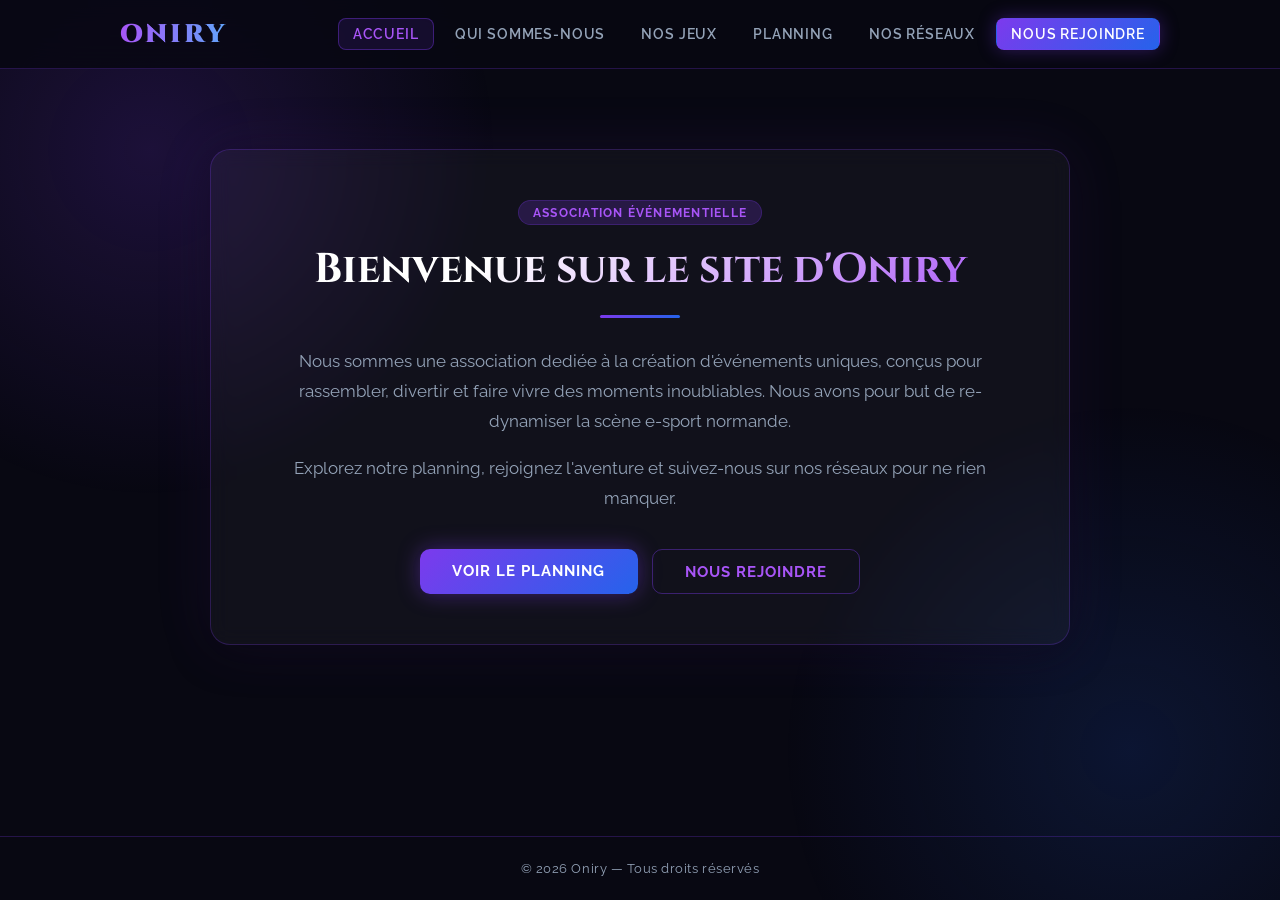
<file: index.html>
<!DOCTYPE html>
<html lang="fr">
<head>
  <meta charset="UTF-8" />
  <meta name="viewport" content="width=device-width, initial-scale=1.0" />
  <title>Oniry — Accueil</title>
  <link rel="stylesheet" href="style.css" />
</head>
<body>

  <header>
    <div class="header-inner">
      <a href="index.html" class="logo">ONIRY</a>
      <nav>
        <a href="index.html" class="active">Accueil</a>
        <a href="qui-sommes-nous.html">Qui sommes-nous</a>
        <a href="nos-jeux.html">Nos Jeux</a>
        <a href="planning.html">Planning</a>
        <a href="nos-reseaux.html">Nos réseaux</a>
        <a href="nous-rejoindre.html" class="cta">Nous rejoindre</a>
      </nav>
    </div>
  </header>

  <main>
    <div class="container" style="text-align:center;">
      <div class="badge">Association événementielle</div>
      <h1>Bienvenue sur le site d'Oniry</h1>
      <div class="divider"></div>
      <p>
        Nous sommes une association dediée à la création d'événements uniques,
        conçus pour rassembler, divertir et faire vivre des moments inoubliables.
        Nous avons pour but de re-dynamiser la scène e-sport normande.
      </p>
      <p>
        Explorez notre planning, rejoignez l'aventure et suivez-nous
        sur nos réseaux pour ne rien manquer.
      </p>
      <div style="display:flex; justify-content:center; gap:14px; margin-top:36px; flex-wrap:wrap;">
        <a href="planning.html" style="
          display:inline-block;
          padding:13px 32px;
          background:linear-gradient(135deg,#7c3aed,#2563eb);
          color:#fff;
          font-family:'Raleway',sans-serif;
          font-weight:700;
          font-size:0.92rem;
          letter-spacing:0.07em;
          text-transform:uppercase;
          text-decoration:none;
          border-radius:10px;
          box-shadow:0 0 22px rgba(124,58,237,0.4);
          transition:all 0.3s;
        "
        onmouseover="this.style.transform='translateY(-2px)';this.style.boxShadow='0 0 36px rgba(124,58,237,0.6)'"
        onmouseout="this.style.transform='';this.style.boxShadow='0 0 22px rgba(124,58,237,0.4)'"
        >Voir le planning</a>

        <a href="nous-rejoindre.html" style="
          display:inline-block;
          padding:13px 32px;
          background:transparent;
          color:#a855f7;
          font-family:'Raleway',sans-serif;
          font-weight:700;
          font-size:0.92rem;
          letter-spacing:0.07em;
          text-transform:uppercase;
          text-decoration:none;
          border-radius:10px;
          border:1px solid rgba(124,58,237,0.4);
          transition:all 0.3s;
        "
        onmouseover="this.style.background='rgba(124,58,237,0.12)';this.style.transform='translateY(-2px)'"
        onmouseout="this.style.background='transparent';this.style.transform=''"
        >Nous rejoindre</a>
      </div>
    </div>
  </main>

  <footer>
    &copy; 2026 Oniry &mdash; Tous droits réservés
  </footer>

</body>
</html>
</file>
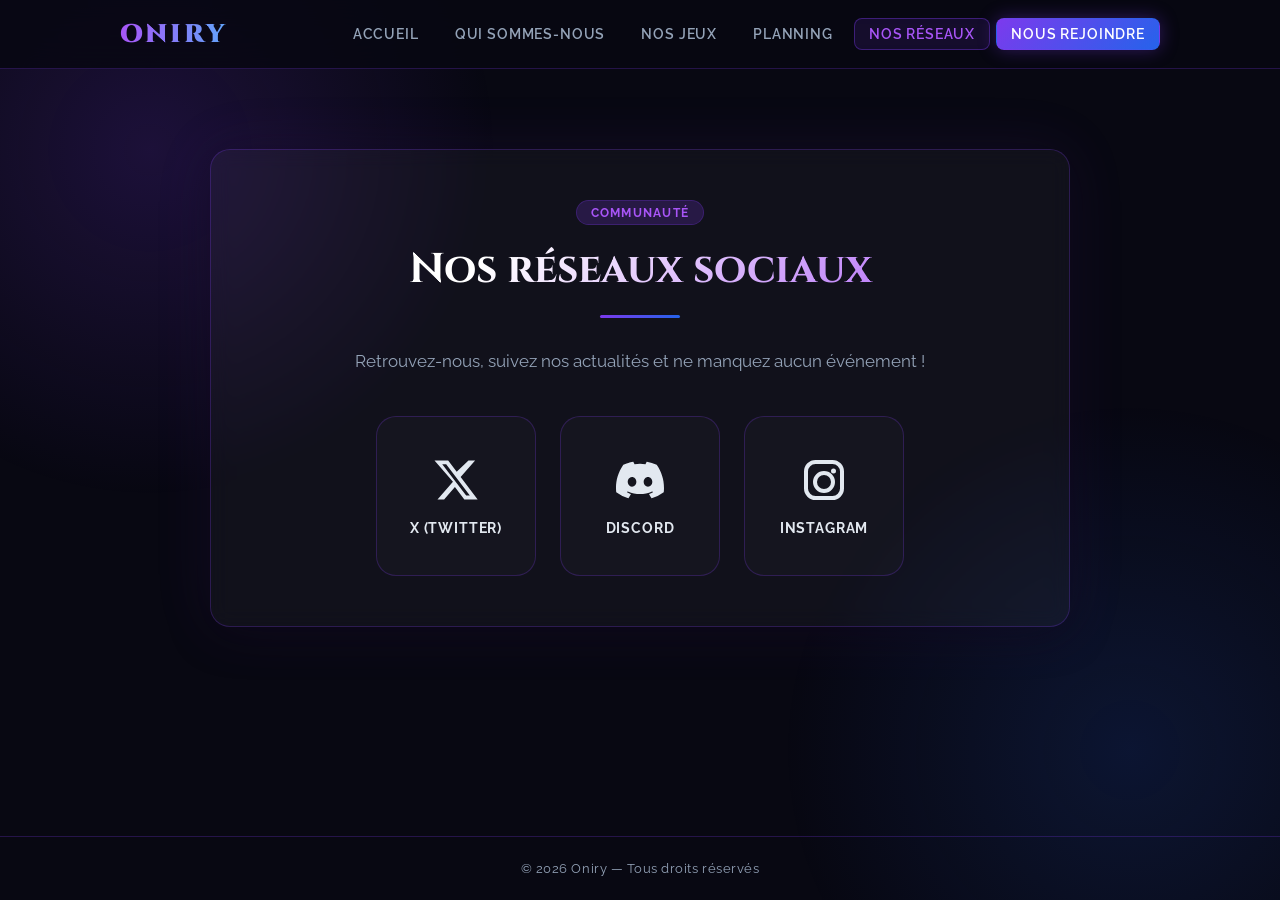
<file: nos-reseaux.html>
<!DOCTYPE html>
<html lang="fr">
<head>
  <meta charset="UTF-8" />
  <meta name="viewport" content="width=device-width, initial-scale=1.0" />
  <title>Oniry — Nos réseaux</title>
  <link rel="stylesheet" href="style.css" />
</head>
<body>

  <header>
    <div class="header-inner">
      <a href="index.html" class="logo">ONIRY</a>
      <nav>
        <a href="index.html">Accueil</a>
        <a href="qui-sommes-nous.html">Qui sommes-nous</a>
        <a href="nos-jeux.html">Nos Jeux</a>
        <a href="planning.html">Planning</a>
        <a href="nos-reseaux.html" class="active">Nos réseaux</a>
        <a href="nous-rejoindre.html" class="cta">Nous rejoindre</a>
      </nav>
    </div>
  </header>

  <main>
    <div class="container" style="text-align:center;">
      <div class="badge">Communauté</div>
      <h1>Nos réseaux sociaux</h1>
      <div class="divider"></div>
      <p>Retrouvez-nous, suivez nos actualités et ne manquez aucun événement !</p>

      <div class="social-links">

        <!-- X (Twitter) -->
        <a href="https://twitter.com/AssoOniry" target="_blank" class="social-x">
          <svg width="20" height="20" viewBox="0 0 24 24" fill="currentColor">
            <path d="M18.244 2.25h3.308l-7.227 8.26 8.502 11.24H16.17l-4.714-6.231-5.401 6.231H2.748l7.73-8.835L1.254 2.25H8.08l4.265 5.637L18.244 2.25zm-1.161 17.52h1.833L7.084 4.126H5.117L17.083 19.77z"/>
          </svg>
          X (Twitter)
        </a>

        <!-- Discord -->
        <a href="https://discord.gg/ynkJpXzMqE" target="_blank" class="social-discord">
          <svg width="22" height="22" viewBox="0 0 24 24" fill="currentColor">
            <path d="M20.317 4.37a19.791 19.791 0 0 0-4.885-1.515.074.074 0 0 0-.079.037c-.21.375-.444.864-.608 1.25a18.27 18.27 0 0 0-5.487 0 12.64 12.64 0 0 0-.617-1.25.077.077 0 0 0-.079-.037A19.736 19.736 0 0 0 3.677 4.37a.07.07 0 0 0-.032.027C.533 9.046-.32 13.58.099 18.057c.002.022.015.043.03.056a19.9 19.9 0 0 0 5.993 3.03.078.078 0 0 0 .084-.028c.462-.63.874-1.295 1.226-1.994a.076.076 0 0 0-.041-.106 13.107 13.107 0 0 1-1.872-.892.077.077 0 0 1-.008-.128 10.2 10.2 0 0 0 .372-.292.074.074 0 0 1 .077-.01c3.928 1.793 8.18 1.793 12.062 0a.074.074 0 0 1 .078.01c.12.098.246.198.373.292a.077.077 0 0 1-.006.127 12.299 12.299 0 0 1-1.873.892.077.077 0 0 0-.041.107c.36.698.772 1.362 1.225 1.993a.076.076 0 0 0 .084.028 19.839 19.839 0 0 0 6.002-3.03.077.077 0 0 0 .032-.054c.5-5.177-.838-9.674-3.549-13.66a.061.061 0 0 0-.031-.03zM8.02 15.33c-1.183 0-2.157-1.085-2.157-2.419 0-1.333.956-2.419 2.157-2.419 1.21 0 2.176 1.096 2.157 2.42 0 1.333-.956 2.418-2.157 2.418zm7.975 0c-1.183 0-2.157-1.085-2.157-2.419 0-1.333.955-2.419 2.157-2.419 1.21 0 2.176 1.096 2.157 2.42 0 1.333-.946 2.418-2.157 2.418z"/>
          </svg>
          Discord
        </a>
        
        <!-- Instagram -->
        <a href="https://www.instagram.com/assooniry/" target="_blank" class="social-instagram">
          <svg width="22" height="22" viewBox="0 0 24 24" fill="currentColor">
            <path d="M7.75 2h8.5A5.75 5.75 0 0 1 22 7.75v8.5A5.75 5.75 0 0 1 16.25 22h-8.5A5.75 5.75 0 0 1 2 16.25v-8.5A5.75 5.75 0 0 1 7.75 2zm0 2A3.75 3.75 0 0 0 4 7.75v8.5A3.75 3.75 0 0 0 7.75 20h8.5A3.75 3.75 0 0 0 20 16.25v-8.5A3.75 3.75 0 0 0 16.25 4h-8.5zm4.25 3.5A5.5 5.5 0 1 1 6.5 13 5.51 5.51 0 0 1 12 7.5zm0 2A3.5 3.5 0 1 0 15.5 13 3.5 3.5 0 0 0 12 9.5zm4.75-3.25a1.25 1.25 0 1 1-1.25 1.25 1.25 1.25 0 0 1 1.25-1.25z"/>
          </svg>
          Instagram
        </a>

      </div>
    </div>
  </main>

  <footer>
    &copy; 2026 Oniry &mdash; Tous droits réservés
  </footer>

</body>
</html>
</file>
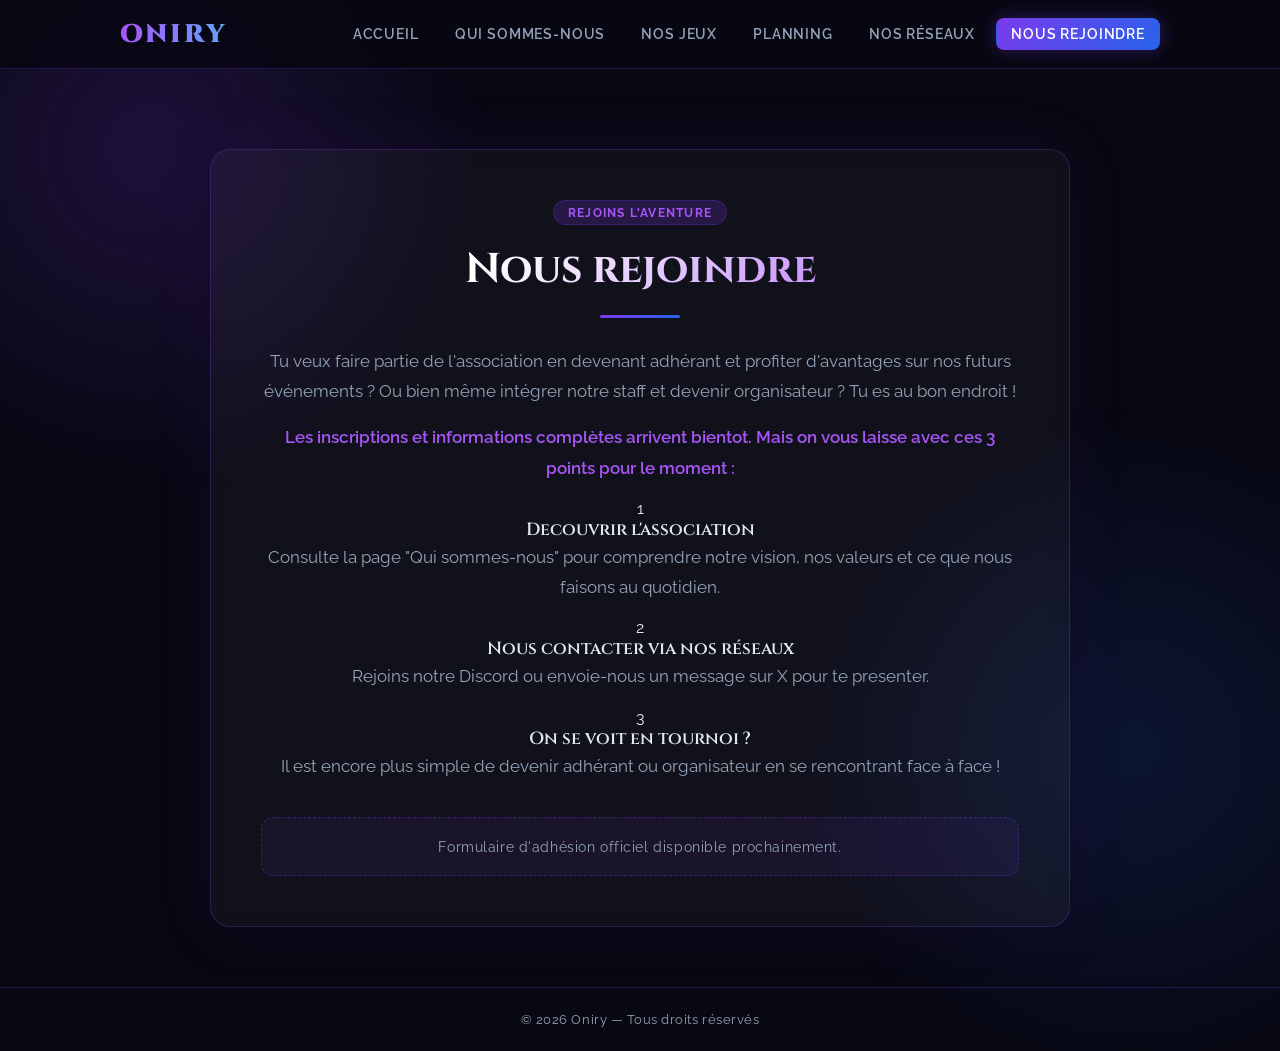
<file: nous-rejoindre.html>
<!DOCTYPE html>
<html lang="fr">
<head>
  <meta charset="UTF-8" />
  <meta name="viewport" content="width=device-width, initial-scale=1.0" />
  <title>Oniry — Nous rejoindre</title>
  <link rel="stylesheet" href="style.css" />
</head>
<body>

  <header>
    <div class="header-inner">
      <a href="index.html" class="logo">ONIRY</a>
      <nav>
        <a href="index.html">Accueil</a>
        <a href="qui-sommes-nous.html">Qui sommes-nous</a>
        <a href="nos-jeux.html">Nos Jeux</a>
        <a href="planning.html">Planning</a>
        <a href="nos-reseaux.html">Nos réseaux</a>
        <a href="nous-rejoindre.html" class="active cta">Nous rejoindre</a>
      </nav>
    </div>
  </header>

  <main>
    <div class="container" style="text-align:center;">
      <div class="badge">Rejoins l'aventure</div>
      <h1>Nous rejoindre</h1>
      <div class="divider"></div>
      <p>
        Tu veux faire partie de l'association en devenant adhérant et profiter d'avantages sur nos futurs 
        événements ? Ou bien même intégrer notre staff et devenir organisateur ? Tu es au bon endroit !
      </p>
      <p style="color:#a855f7;font-weight:600;">
        Les inscriptions et informations complètes arrivent bientot.
        Mais on vous laisse avec ces 3 points pour le moment :
      </p>

      <div class="steps">
        <div class="step">
          <div class="step-num">1</div>
          <div class="step-text">
            <h3>Decouvrir l'association</h3>
            <p>Consulte la page "Qui sommes-nous" pour comprendre notre vision, nos valeurs et ce que nous faisons au quotidien.</p>
          </div>
        </div>
        <div class="step">
          <div class="step-num">2</div>
          <div class="step-text">
            <h3>Nous contacter via nos réseaux</h3>
            <p>Rejoins notre Discord ou envoie-nous un message sur X pour te presenter.</p>
          </div>
        </div>
        <div class="step">
          <div class="step-num">3</div>
          <div class="step-text">
            <h3>On se voit en tournoi ?</h3>
            <p>Il est encore plus simple de devenir adhérant ou organisateur en se rencontrant face à face !</p>
          </div>
        </div>
      </div>

      <div style="
        margin-top:36px;
        padding:20px;
        background:rgba(124,58,237,0.08);
        border:1px dashed rgba(124,58,237,0.35);
        border-radius:12px;
        color:#94a3b8;
        font-size:0.9rem;
        letter-spacing:0.04em;
      ">
        Formulaire d'adhésion officiel disponible prochainement.
      </div>
    </div>
  </main>

  <footer>
    &copy; 2026 Oniry &mdash; Tous droits réservés
  </footer>

</body>
</html>
</file>
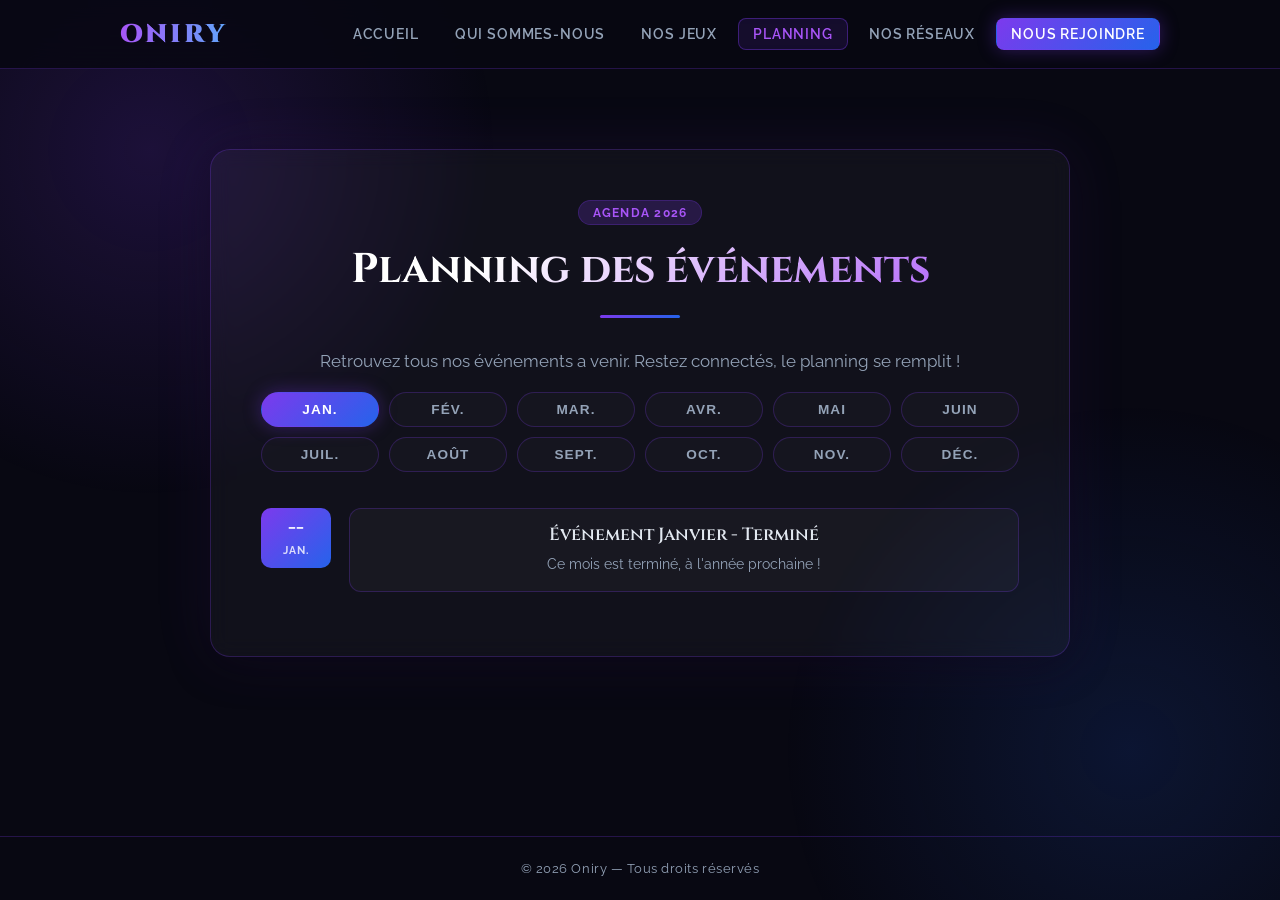
<file: planning.html>
<!DOCTYPE html>
<html lang="fr">
<head>
  <meta charset="UTF-8" />
  <meta name="viewport" content="width=device-width, initial-scale=1.0" />
  <title>Oniry — Planning</title>
  <link rel="stylesheet" href="style.css" />
</head>
<body>

  <header>
    <div class="header-inner">
      <a href="index.html" class="logo">ONIRY</a>
      <nav>
        <a href="index.html">Accueil</a>
        <a href="qui-sommes-nous.html">Qui sommes-nous</a>
        <a href="nos-jeux.html">Nos Jeux</a>
        <a href="planning.html" class="active">Planning</a>
        <a href="nos-reseaux.html">Nos réseaux</a>
        <a href="nous-rejoindre.html" class="cta">Nous rejoindre</a>
      </nav>
    </div>
  </header>

  <main>
    <div class="container" style="text-align:center;">
      <div class="badge">Agenda 2026</div>
      <h1>Planning des événements</h1>
      <div class="divider"></div>
      <p>Retrouvez tous nos événements a venir. Restez connectés, le planning se remplit !</p>

      <!-- Tabs -->
<div class="tabs">
  <button class="tab-btn active" data-tab="jan">Jan.</button>
  <button class="tab-btn" data-tab="feb">Fév.</button>
  <button class="tab-btn" data-tab="mar">Mar.</button>
  <button class="tab-btn" data-tab="apr">Avr.</button>
  <button class="tab-btn" data-tab="may">Mai</button>
  <button class="tab-btn" data-tab="jun">Juin</button>
  <button class="tab-btn" data-tab="jul">Juil.</button>
  <button class="tab-btn" data-tab="aug">Août</button>
  <button class="tab-btn" data-tab="sep">Sept.</button>
  <button class="tab-btn" data-tab="oct">Oct.</button>
  <button class="tab-btn" data-tab="nov">Nov.</button>
  <button class="tab-btn" data-tab="dec">Déc.</button>
</div>

<!-- Panels -->
<!-- JANVIER -->
<div class="tab-panel active" id="jan">
  <div class="event-card">
    <div class="event-date"><span class="day">--</span><span class="month">Jan.</span></div>
    <div class="event-info">
      <h3>Événement Janvier - Terminé</h3>
      <p>Ce mois est terminé, à l'année prochaine !</p>
    </div>
  </div>
</div>

<!-- FÉVRIER -->
<div class="tab-panel" id="feb">
  <div class="event-card">
    <div class="event-date"><span class="day">--</span><span class="month">Fév.</span></div>
    <div class="event-info">
      <h3>Événement Février - Terminé</h3>
      <p>Ce mois est terminé, à l'année prochaine !</p>
    </div>
  </div>
</div>

<!-- MARS -->
<div class="tab-panel" id="mar">
  <div class="event-card">
    <div class="event-date"><span class="day">--</span><span class="month">Mar.</span></div>
    <div class="event-info">
      <h3>Événement Mars - À définir</h3>
      <p>Détails et lieu à venir. Suivez nos réseaux pour les annonces.</p>
    </div>
  </div>
  <div class="event-card">
    <div class="event-date"><span class="day">--</span><span class="month">Mar.</span></div>
    <div class="event-info">
      <h3>Événement Mars #2 - À définir</h3>
      <p>Détails et lieu à venir. Suivez nos réseaux pour les annonces.</p>
    </div>
  </div>
</div>

<!-- AVRIL -->
<div class="tab-panel" id="apr">
  <div class="event-card">
    <div class="event-date"><span class="day">--</span><span class="month">Avr.</span></div>
    <div class="event-info">
      <h3>Événement Avril - À définir</h3>
      <p>Détails et lieu à venir. Suivez nos réseaux pour les annonces.</p>
    </div>
  </div>
  <div class="event-card">
    <div class="event-date"><span class="day">--</span><span class="month">Avr.</span></div>
    <div class="event-info">
      <h3>Événement Avril #2 - À définir</h3>
      <p>Détails et lieu à venir. Suivez nos réseaux pour les annonces.</p>
    </div>
  </div>
</div>

<!-- MAI -->
<div class="tab-panel" id="may">
  <div class="event-card">
    <div class="event-date"><span class="day">--</span><span class="month">Mai</span></div>
    <div class="event-info">
      <h3>Événement Mai - À définir</h3>
      <p>Détails et lieu à venir. Suivez nos réseaux pour les annonces.</p>
    </div>
  </div>
  <div class="event-card">
    <div class="event-date"><span class="day">--</span><span class="month">Mai</span></div>
    <div class="event-info">
      <h3>Événement Mai #2 - À définir</h3>
      <p>Détails et lieu à venir. Suivez nos réseaux pour les annonces.</p>
    </div>
  </div>
</div>

<!-- JUIN -->
<div class="tab-panel" id="jun">
  <div class="event-card">
    <div class="event-date"><span class="day">--</span><span class="month">Juin</span></div>
    <div class="event-info">
      <h3>Événement Juin - À définir</h3>
      <p>Détails et lieu à venir. Suivez nos réseaux pour les annonces.</p>
    </div>
  </div>
  <div class="event-card">
    <div class="event-date"><span class="day">--</span><span class="month">Juin</span></div>
    <div class="event-info">
      <h3>Événement Juin #2 - À définir</h3>
      <p>Détails et lieu à venir. Suivez nos réseaux pour les annonces.</p>
    </div>
  </div>
</div>

<!-- JUILLET -->
<div class="tab-panel" id="jul">
  <div class="event-card">
    <div class="event-date"><span class="day">--</span><span class="month">Juil.</span></div>
    <div class="event-info">
      <h3>Événement Juillet - À définir</h3>
      <p>Détails et lieu à venir. Suivez nos réseaux pour les annonces.</p>
    </div>
  </div>
  <div class="event-card">
    <div class="event-date"><span class="day">--</span><span class="month">Juil.</span></div>
    <div class="event-info">
      <h3>Événement Juillet #2 - À définir</h3>
      <p>Détails et lieu à venir. Suivez nos réseaux pour les annonces.</p>
    </div>
  </div>
</div>

<!-- AOÛT -->
<div class="tab-panel" id="aug">
  <div class="event-card">
    <div class="event-date"><span class="day">--</span><span class="month">Août</span></div>
    <div class="event-info">
      <h3>Événement Août - À définir</h3>
      <p>Détails et lieu à venir. Suivez nos réseaux pour les annonces.</p>
    </div>
  </div>
  <div class="event-card">
    <div class="event-date"><span class="day">--</span><span class="month">Août</span></div>
    <div class="event-info">
      <h3>Événement Août #2 - À définir</h3>
      <p>Détails et lieu à venir. Suivez nos réseaux pour les annonces.</p>
    </div>
  </div>
</div>

<!-- SEPTEMBRE -->
<div class="tab-panel" id="sep">
  <div class="event-card">
    <div class="event-date"><span class="day">--</span><span class="month">Sept.</span></div>
    <div class="event-info">
      <h3>Événement Septembre - À définir</h3>
      <p>Détails et lieu à venir. Suivez nos réseaux pour les annonces.</p>
    </div>
  </div>
  <div class="event-card">
    <div class="event-date"><span class="day">--</span><span class="month">Sept.</span></div>
    <div class="event-info">
      <h3>Événement Septembre #2 - À définir</h3>
      <p>Détails et lieu à venir. Suivez nos réseaux pour les annonces.</p>
    </div>
  </div>
</div>

<!-- OCTOBRE -->
<div class="tab-panel" id="oct">
  <div class="event-card">
    <div class="event-date"><span class="day">--</span><span class="month">Oct.</span></div>
    <div class="event-info">
      <h3>Événement Octobre - À définir</h3>
      <p>Détails et lieu à venir. Suivez nos réseaux pour les annonces.</p>
    </div>
  </div>
  <div class="event-card">
    <div class="event-date"><span class="day">--</span><span class="month">Oct.</span></div>
    <div class="event-info">
      <h3>Événement Octobre #2 - À définir</h3>
      <p>Détails et lieu à venir. Suivez nos réseaux pour les annonces.</p>
    </div>
  </div>
</div>

<!-- NOVEMBRE -->
<div class="tab-panel" id="nov">
  <div class="event-card">
    <div class="event-date"><span class="day">--</span><span class="month">Nov.</span></div>
    <div class="event-info">
      <h3>Événement Novembre - À définir</h3>
      <p>Détails et lieu à venir. Suivez nos réseaux pour les annonces.</p>
    </div>
  </div>
  <div class="event-card">
    <div class="event-date"><span class="day">--</span><span class="month">Nov.</span></div>
    <div class="event-info">
      <h3>Événement Novembre #2 - À définir</h3>
      <p>Détails et lieu à venir. Suivez nos réseaux pour les annonces.</p>
    </div>
  </div>
</div>

<!-- DÉCEMBRE -->
<div class="tab-panel" id="dec">
  <div class="event-card">
    <div class="event-date"><span class="day">--</span><span class="month">Déc.</span></div>
    <div class="event-info">
      <h3>Événement Décembre - À définir</h3>
      <p>Détails et lieu à venir. Suivez nos réseaux pour les annonces.</p>
    </div>
  </div>
  <div class="event-card">
    <div class="event-date"><span class="day">--</span><span class="month">Déc.</span></div>
    <div class="event-info">
      <h3>Événement Décembre #2 - À définir</h3>
      <p>Détails et lieu à venir. Suivez nos réseaux pour les annonces.</p>
    </div>
  </div>
</div>

</div>
  </main>

  <footer>
    &copy; 2026 Oniry &mdash; Tous droits réservés
  </footer>

  <script>
  const tabs = document.querySelectorAll('.tab-btn');
  const panels = document.querySelectorAll('.tab-panel');

  tabs.forEach(tab => {
    tab.addEventListener('click', () => {
      // Retirer l'actif de tous les panels et boutons
      panels.forEach(panel => panel.classList.remove('active'));
      tabs.forEach(b => b.classList.remove('active'));

      // Activer le panel correspondant
      const id = tab.getAttribute('data-tab');
      document.getElementById(id).classList.add('active');
      tab.classList.add('active');
    });
  });
</script>

</body>
</html>
</file>
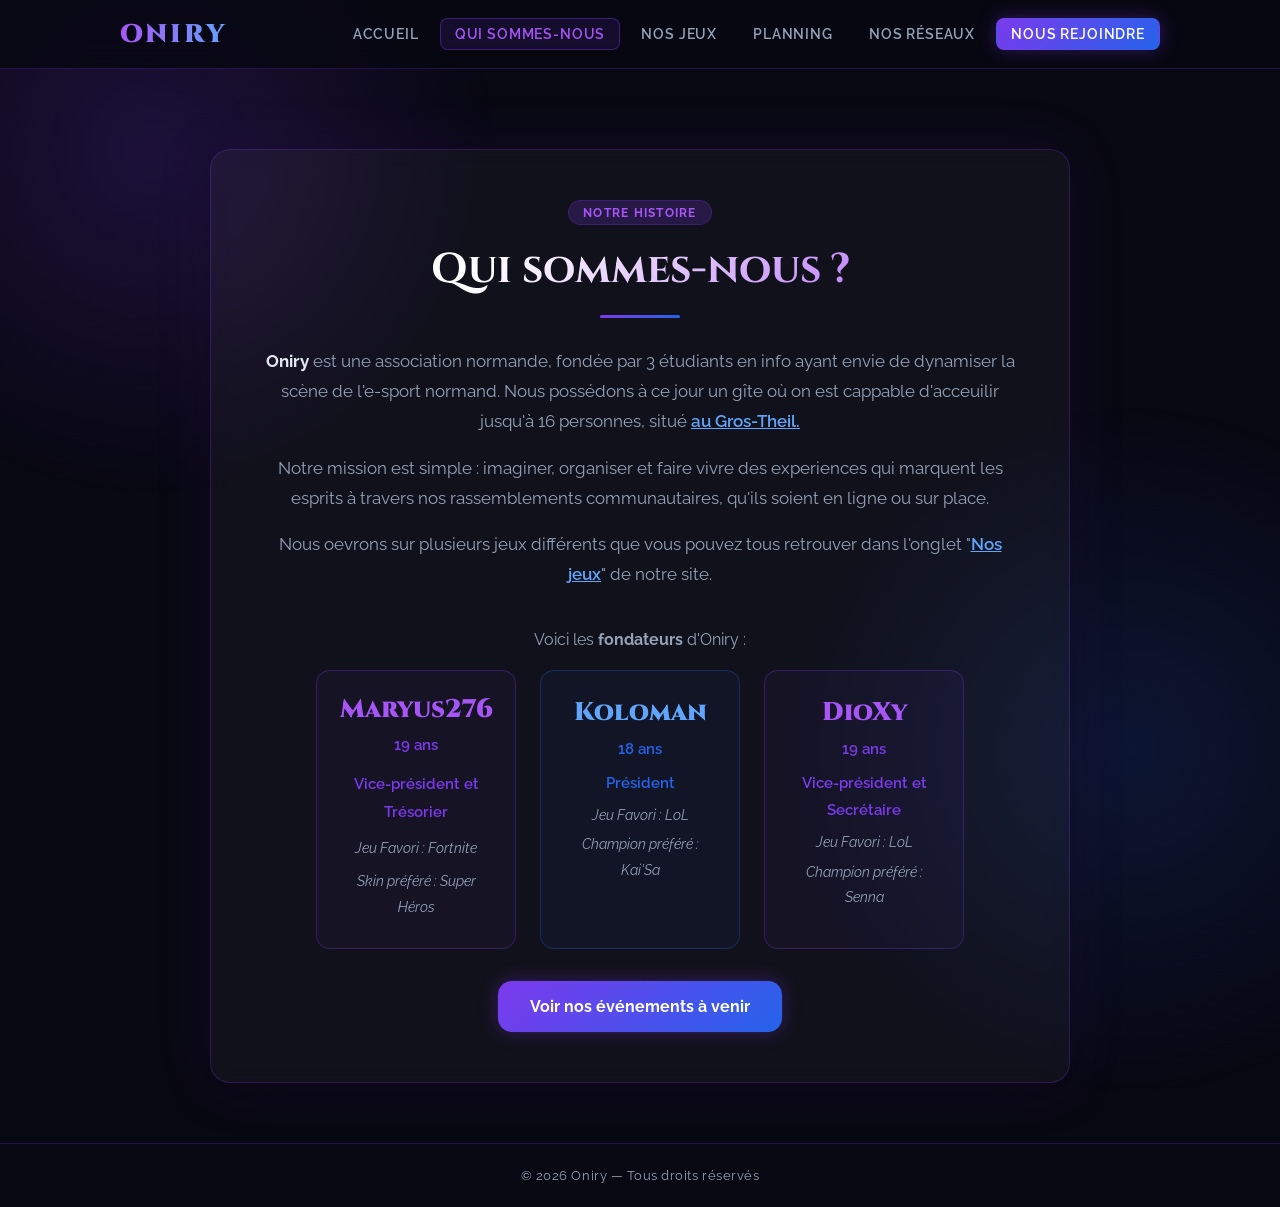
<file: qui-sommes-nous.html>
<!DOCTYPE html>
<html lang="fr">
<head>
  <meta charset="UTF-8" />
  <meta name="viewport" content="width=device-width, initial-scale=1.0" />
  <title>Oniry — Qui sommes-nous</title>
  <link rel="stylesheet" href="style.css" />
</head>
<body>

  <header>
    <div class="header-inner">
      <a href="index.html" class="logo">ONIRY</a>
      <nav>
        <a href="index.html">Accueil</a>
        <a href="qui-sommes-nous.html" class="active">Qui sommes-nous</a>
        <a href="nos-jeux.html">Nos Jeux</a>
        <a href="planning.html">Planning</a>
        <a href="nos-reseaux.html">Nos réseaux</a>
        <a href="nous-rejoindre.html" class="cta">Nous rejoindre</a>
      </nav>
    </div>
  </header>

  <main>
    <div class="container" style="text-align:center;">
      <div class="badge">Notre histoire</div>
      <h1>Qui sommes-nous ?</h1>
      <div class="divider"></div>

      <p>
        <strong style="color:#e2e8f0;">Oniry</strong> est une association normande, fondée par 3 étudiants en info ayant
        envie de dynamiser la scène de l'e-sport normand. Nous possédons à ce jour un gîte où on est cappable d'acceuilir jusqu'à 16 personnes, situé <a href="https://maps.app.goo.gl/H5Mfe3UyL5kTZysG7" target="_blank" class="internal-link">au Gros-Theil.</a>
      </p>
      <p>
        Notre mission est simple : imaginer, organiser et faire vivre des experiences
        qui marquent les esprits à travers nos rassemblements communautaires, qu'ils soient en ligne ou sur place.
      </p>
      <p>
        Nous oevrons sur plusieurs jeux différents que vous pouvez tous retrouver dans l'onglet 
          "<a href="nos-jeux.html" class="internal-link">Nos jeux</a>" de notre site.
      </p>

      <p style="margin-top:36px; font-size:1rem;">
        Voici les <strong>fondateurs</strong> d'Oniry :
      </p>

      <!-- Cartes fondateurs côte à côte -->
      <div style="
        display:flex;
        justify-content:center;
        gap:24px;
        margin-top:16px;
        flex-wrap:wrap;
      ">
        <!-- Maryus276 -->
        <div style="
          background:rgba(124,58,237,0.05);
          border:1px solid rgba(124,58,237,0.3);
          border-radius:14px;
          padding:24px 32px;
          width:200px;
          display:flex;
          flex-direction:column;
          align-items:center;
          text-align:center;
        ">
        <div style="font-family:'Cinzel',serif;font-size:1.6rem;font-weight:900;color:#a855f7; line-height:1.2;">
          Maryus276
        </div>
        <p style="margin:6px 0; font-size:0.95rem; font-weight:600; color:#7c3aed;">19 ans</p>
        <p style="margin:6px 0; font-size:0.95rem; font-weight:600; color:#7c3aed;">Vice-président et Trésorier</p>
        <p style="margin:4px 0; font-size:0.88rem; font-style:italic; color:#94a3b8;">Jeu Favori : Fortnite</p>
        <p style="margin:4px 0; font-size:0.88rem; font-style:italic; color:#94a3b8;">Skin préféré : Super Héros</p>
      </div>

        <!-- Koloman -->
        <div style="
          background:rgba(37,99,235,0.05);
          border:1px solid rgba(37,99,235,0.3);
          border-radius:14px;
          padding:24px 32px;
          width:200px;
          text-align:center;
        ">
          <div style="font-family:'Cinzel',serif;font-size:1.6rem;font-weight:900;color:#60a5fa; text-align:center;">Koloman</div>
          <p style="margin:6px 0; font-size:0.95rem; font-weight:600; color:#2563eb;">18 ans</p>
          <p style="margin:6px 0; font-size:0.95rem; font-weight:600; color:#2563eb;">Président</p>
          <p style="margin:4px 0; font-size:0.88rem; font-style:italic; color:#94a3b8;">Jeu Favori : LoL</p>
          <p style="margin:4px 0; font-size:0.88rem; font-style:italic; color:#94a3b8;">Champion préféré : Kai'Sa</p>
        </div>

        <!-- DioXy -->
        <div style="
          background:rgba(124,58,237,0.05);
          border:1px solid rgba(124,58,237,0.3);
          border-radius:14px;
          padding:24px 32px;
          width:200px;
          text-align:center;
        ">
          <div style="font-family:'Cinzel',serif;font-size:1.6rem;font-weight:900;color:#a855f7; text-align:center;">DioXy</div>
          <p style="margin:6px 0; font-size:0.95rem; font-weight:600; color:#7c3aed;">19 ans</p>
          <p style="margin:6px 0; font-size:0.95rem; font-weight:600; color:#7c3aed;">Vice-président et Secrétaire</p>
          <p style="margin:4px 0; font-size:0.88rem; font-style:italic; color:#94a3b8;">Jeu Favori : LoL</p>
          <p style="margin:4px 0; font-size:0.88rem; font-style:italic; color:#94a3b8;">Champion préféré : Senna</p>
        </div>
      </div>

      <!-- Bouton vers le planning -->
      <a href="planning.html" style="
        display:inline-block;
        margin-top:32px;
        background:linear-gradient(135deg, #7c3aed, #2563eb);
        color:#fff;
        padding:16px 32px;
        border-radius:14px;
        text-decoration:none;
        font-weight:700;
        box-shadow:0 0 18px rgba(124,58,237,0.35);
        transition:all 0.25s;
      ">
        Voir nos événements à venir
      </a>

    </div>
  </main>

  <footer>
    &copy; 2026 Oniry &mdash; Tous droits réservés
  </footer>

</body>
</html>
</file>
<file: style.css>
@import url('https://fonts.googleapis.com/css2?family=Cinzel:wght@400;600;700;900&family=Raleway:wght@300;400;500;600;700&display=swap');



/* ---- Variables ---- */

:root {

    --violet: #7c3aed;

    --violet-light: #a855f7;

    --blue: #2563eb;

    --blue-light: #60a5fa;

    --bg: #080812;

    --bg-card: rgba(255,255,255,0.04);

    --border: rgba(124,58,237,0.25);

    --text: #e2e8f0;

    --text-muted: #94a3b8;

    --glow-v: rgba(124,58,237,0.35);

    --glow-b: rgba(37,99,235,0.35);

}



/* ---- Reset ---- */

*, *::before, *::after {

    margin: 0;

    padding: 0;

    box-sizing: border-box;

}



html {

    scroll-behavior: smooth;

}



body {

    font-family: 'Raleway', sans-serif;

    background-color: var(--bg);

    color: var(--text);

    min-height: 100vh;

    display: flex;

    flex-direction: column;

    overflow-x: hidden;

}



/* ---- Fond ambiance ---- */

body::before {

    content: '';

    position: fixed;

    top: -200px;

    left: -200px;

    width: 700px;

    height: 700px;

    background: radial-gradient(circle, rgba(124,58,237,0.18) 0%, transparent 70%);

    pointer-events: none;

    z-index: 0;

}



body::after {

    content: '';

    position: fixed;

    bottom: -200px;

    right: -200px;

    width: 700px;

    height: 700px;

    background: radial-gradient(circle, rgba(37,99,235,0.15) 0%, transparent 70%);

    pointer-events: none;

    z-index: 0;

}



/* ---- Header ---- */

header {

    position: sticky;

    top: 0;

    z-index: 100;

    background: rgba(8,8,18,0.85);

    backdrop-filter: blur(16px);

    -webkit-backdrop-filter: blur(16px);

    border-bottom: 1px solid var(--border);

}



.header-inner {

    max-width: 1100px;

    margin: 0 auto;

    padding: 0 30px;

    display: flex;

    align-items: center;

    justify-content: space-between;

    height: 68px;

}



.logo {

    font-family: 'Cinzel', serif;

    font-size: 1.6rem;

    font-weight: 900;

    letter-spacing: 0.12em;

    text-decoration: none;

    background: linear-gradient(90deg, var(--violet-light), var(--blue-light));

    -webkit-background-clip: text;

    -webkit-text-fill-color: transparent;

    background-clip: text;

    text-shadow: none;

    transition: opacity 0.3s;

}



.logo:hover {

    opacity: 0.8;

}



nav {

    display: flex;

    align-items: center;

    gap: 6px;

    flex-wrap: wrap;

}



nav a {

    color: var(--text-muted);

    text-decoration: none;

    font-family: 'Raleway', sans-serif;

    font-weight: 600;

    font-size: 0.88rem;

    letter-spacing: 0.06em;

    text-transform: uppercase;

    padding: 7px 14px;

    border-radius: 8px;

    transition: all 0.25s;

    border: 1px solid transparent;

}



nav a:hover {

    color: var(--text);

    background: rgba(124,58,237,0.15);

    border-color: var(--border);

}



nav a.active {

    color: var(--violet-light);

    border-color: rgba(124,58,237,0.4);

    background: rgba(124,58,237,0.12);

}



nav a.cta {

    background: linear-gradient(135deg, var(--violet), var(--blue));

    color: #fff;

    border-color: transparent;

    box-shadow: 0 0 18px var(--glow-v);

}



nav a.cta:hover {

    box-shadow: 0 0 30px var(--glow-v);

    transform: translateY(-1px);

    color: #fff;

}



/* ---- Conteneur principal ---- */

.container {

    position: relative;

    z-index: 1;

    max-width: 860px;

    margin: 80px auto 60px;

    padding: 50px 50px;

    background: var(--bg-card);

    border: 1px solid var(--border);

    border-radius: 20px;

    backdrop-filter: blur(10px);

    box-shadow: 0 0 60px rgba(124,58,237,0.1), 0 8px 40px rgba(0,0,0,0.4);

    animation: fadeSlideUp 0.7s ease both;

}



@keyframes fadeSlideUp {

    from {

        opacity: 0;

        transform: translateY(30px);

    }

    to {

        opacity: 1;

        transform: translateY(0);

    }

}



/* ---- Titres ---- */

h1 {

    font-family: 'Cinzel', serif;

    font-size: 2.6rem;

    font-weight: 700;

    margin-bottom: 20px;

    background: linear-gradient(135deg, #fff 30%, var(--violet-light));

    -webkit-background-clip: text;

    -webkit-text-fill-color: transparent;

    background-clip: text;

    line-height: 1.2;

}



h2 {

    font-family: 'Cinzel', serif;

    font-size: 1.7rem;

    font-weight: 600;

    color: var(--violet-light);

    margin-bottom: 18px;

}



h3 {

    font-family: 'Cinzel', serif;

    font-size: 1.1rem;

    font-weight: 600;

    color: var(--text);

}



/* ---- Paragraphes ---- */

p {

    font-size: 1.05rem;

    line-height: 1.8;

    color: var(--text-muted);

    margin-bottom: 16px;

}



/* ---- Séparateur décoratif ---- */

.divider {

    width: 80px;

    height: 3px;

    background: linear-gradient(90deg, var(--violet), var(--blue));

    border-radius: 99px;

    margin: 18px auto 28px;

}



/* ---- Badge ---- */

.badge {

    display: inline-block;

    background: rgba(124,58,237,0.2);

    border: 1px solid var(--border);

    color: var(--violet-light);

    font-size: 0.78rem;

    font-weight: 700;

    letter-spacing: 0.1em;

    text-transform: uppercase;

    padding: 4px 14px;

    border-radius: 99px;

    margin-bottom: 20px;

}



/* ---- Social links ---- */

.social-links {

    display: flex;

    justify-content: center;

    gap: 24px;

    margin-top: 40px;

    flex-wrap: wrap;

}



.social-links a {

    display: flex;

    flex-direction: column;

    align-items: center;

    justify-content: center;

    width: 160px;

    height: 160px;

    border-radius: 20px;

    text-decoration: none;

    font-family: 'Raleway', sans-serif;

    font-weight: 700;

    font-size: 0.85rem;

    letter-spacing: 0.06em;

    text-transform: uppercase;

    border: 1px solid var(--border);

    background: rgba(255, 255, 255, 0.02);

    transition: all 0.4s cubic-bezier(0.175, 0.885, 0.32, 1.275);

    color: inherit;

}



.social-links a svg {

    width: 48px;

    height: 48px;

    margin-bottom: 16px;

    transition: transform 0.3s ease;

    fill: currentColor;

}



.social-links a:hover {

    transform: translateY(-8px);

    background: rgba(124, 58, 237, 0.08);

    border-color: var(--violet-light);

}



.social-x {

    color: #fff;

}



.social-x:hover {

    box-shadow: 0 10px 30px rgba(255, 255, 255, 0.05);

}



.social-discord {

    color: #8fa3ff;

    border-color: rgba(88, 101, 242, 0.2);

}



.social-discord:hover {

    color: #fff;

    border-color: #5865f2;

    background: rgba(88, 101, 242, 0.15) !important;

    box-shadow: 0 10px 30px rgba(88, 101, 242, 0.3);

}



.social-instagram {

    color: #ff79c6;

    border-color: rgba(255, 121, 198, 0.2);

}



.social-instagram:hover {

    color: #fff;

    border-color: #ff2d8d;

    background: linear-gradient(135deg,#f58529,#dd2a7b,#8134af,#515bd4);

    box-shadow: 0 10px 30px rgba(221,42,123,0.35);

}



/* ---- Jeux Grid ---- */

.games-grid {

    display: grid;

    grid-template-columns: repeat(4, 1fr);

    gap: 24px;

    margin-top: 40px;

}



.game-card {

    cursor: pointer;

    transition: 0.25s;

}



.game-card img {

    width: 100%;

    height: 220px;

    object-fit: cover;

    border-radius: 14px;

    border: 2px solid rgba(124, 58, 237, 0.3);

    box-shadow: 0 0 20px rgba(0, 0, 0, 0.4);

    transition: 0.25s;

}



.game-card:hover img {

    transform: scale(1.08);

    border-color: var(--violet-light);

}



.game-title {

    margin-top: 10px;

    font-weight: 600;

    font-size: 0.9rem;

    color: var(--text);

}



/* ---- Menus déroulants ---- */

.game-dropdown {

    display: none;

    margin-top: 30px;

    background: rgba(255, 255, 255, 0.04);

    border: 1px solid var(--border);

    border-radius: 14px;

    padding: 24px;

    text-align: left;

}



.game-dropdown.active {

    display: block;

}



.tournament {

    display: flex;

    justify-content: space-between;

    padding: 10px 0;

    border-bottom: 1px solid rgba(255, 255, 255, 0.05);

}



.tournament a {

    color: var(--blue-light);

    text-decoration: none;

    font-weight: 600;

}



.tournament a:hover {

    color: var(--violet-light);

}



.winner {

    color: var(--text-muted);

    font-size: 0.9rem;

}



/* ---- Responsive ---- */

@media (max-width: 680px) {

    .header-inner {

        flex-direction: column;

        gap: 10px;

        height: auto;

        padding: 14px 20px;

    .event-card {

    flex-direction: column;

    align-items: center;

    text-align: center;

}

    }



    nav {

        justify-content: center;

    }



    .container {

        margin: 30px 16px 40px;

        padding: 30px 22px;

    }



    h1 {

        font-size: 1.9rem;

    }



    .social-links {

        gap: 15px;

    }



    .social-links a {

        width: 130px;

        height: 130px;

    }



    .step {

        flex-direction: column;

    }



    .games-grid {

        grid-template-columns: repeat(2, 1fr);

    }

}



.internal-link {

    color: var(--blue-light);

    font-weight: 600;

    text-decoration: underline;

    transition: all 0.2s ease;

}



.internal-link:hover {

    color: var(--violet-light);

    text-decoration: none;

}



/* ---- Planning / Mois ---- */



.tabs {

    display: grid;

    grid-template-columns: repeat(6, 1fr);

    gap: 10px;

    margin-bottom: 36px;

}



.tab-btn {

    padding: 9px 22px;

    border-radius: 999px;

    border: 1px solid var(--border);

    background: rgba(255,255,255,0.02);

    color: var(--text-muted);

    font-weight: 700;

    font-size: 0.85rem;

    letter-spacing: 0.08em;

    text-transform: uppercase;

    cursor: pointer;

    transition: all 0.25s;

}



.tab-btn:hover {

    background: rgba(124,58,237,0.15);

    color: var(--text);

}



/* mois actif = style "voir le planning" */



.tab-btn.active {

    background: linear-gradient(135deg, var(--violet), var(--blue));

    color: #fff;

    border-color: transparent;

    box-shadow: 0 0 18px var(--glow-v);

}



.tab-panel {

    display: none;

}



.tab-panel.active {

    display: block;

}



/* ---- Planning Events ---- */



.event-card {

    display: flex;

    gap: 18px;

    margin-bottom: 14px;

    align-items: flex-start;

}



.event-date {

    min-width: 70px;

    text-align: center;

    background: linear-gradient(135deg, var(--violet), var(--blue));

    border-radius: 10px;

    padding: 10px 8px;

}



.event-date .day {

    font-family: 'Cinzel', serif;

    font-size: 1.3rem;

    font-weight: 900;

    color: #fff;

    display: block;

    line-height: 1;

}



.event-date .month {

    font-size: 0.7rem;

    font-weight: 700;

    letter-spacing: 0.08em;

    text-transform: uppercase;

    color: rgba(255,255,255,0.8);

}



.event-info {

    flex: 1;

    background: rgba(255,255,255,0.03);

    border: 1px solid var(--border);

    border-radius: 12px;

    padding: 14px 18px;

}



.event-info h3 {

    margin-bottom: 4px;

}



.event-info p {

    margin: 0;

    font-size: 0.9rem;

}



footer {

    position: relative;

    z-index: 1;

    margin-top: auto;

    text-align: center;

    padding: 24px;

    font-size: 0.82rem;

    color: var(--text-muted);

    border-top: 1px solid var(--border);

    letter-spacing: 0.04em;

}
</file>
